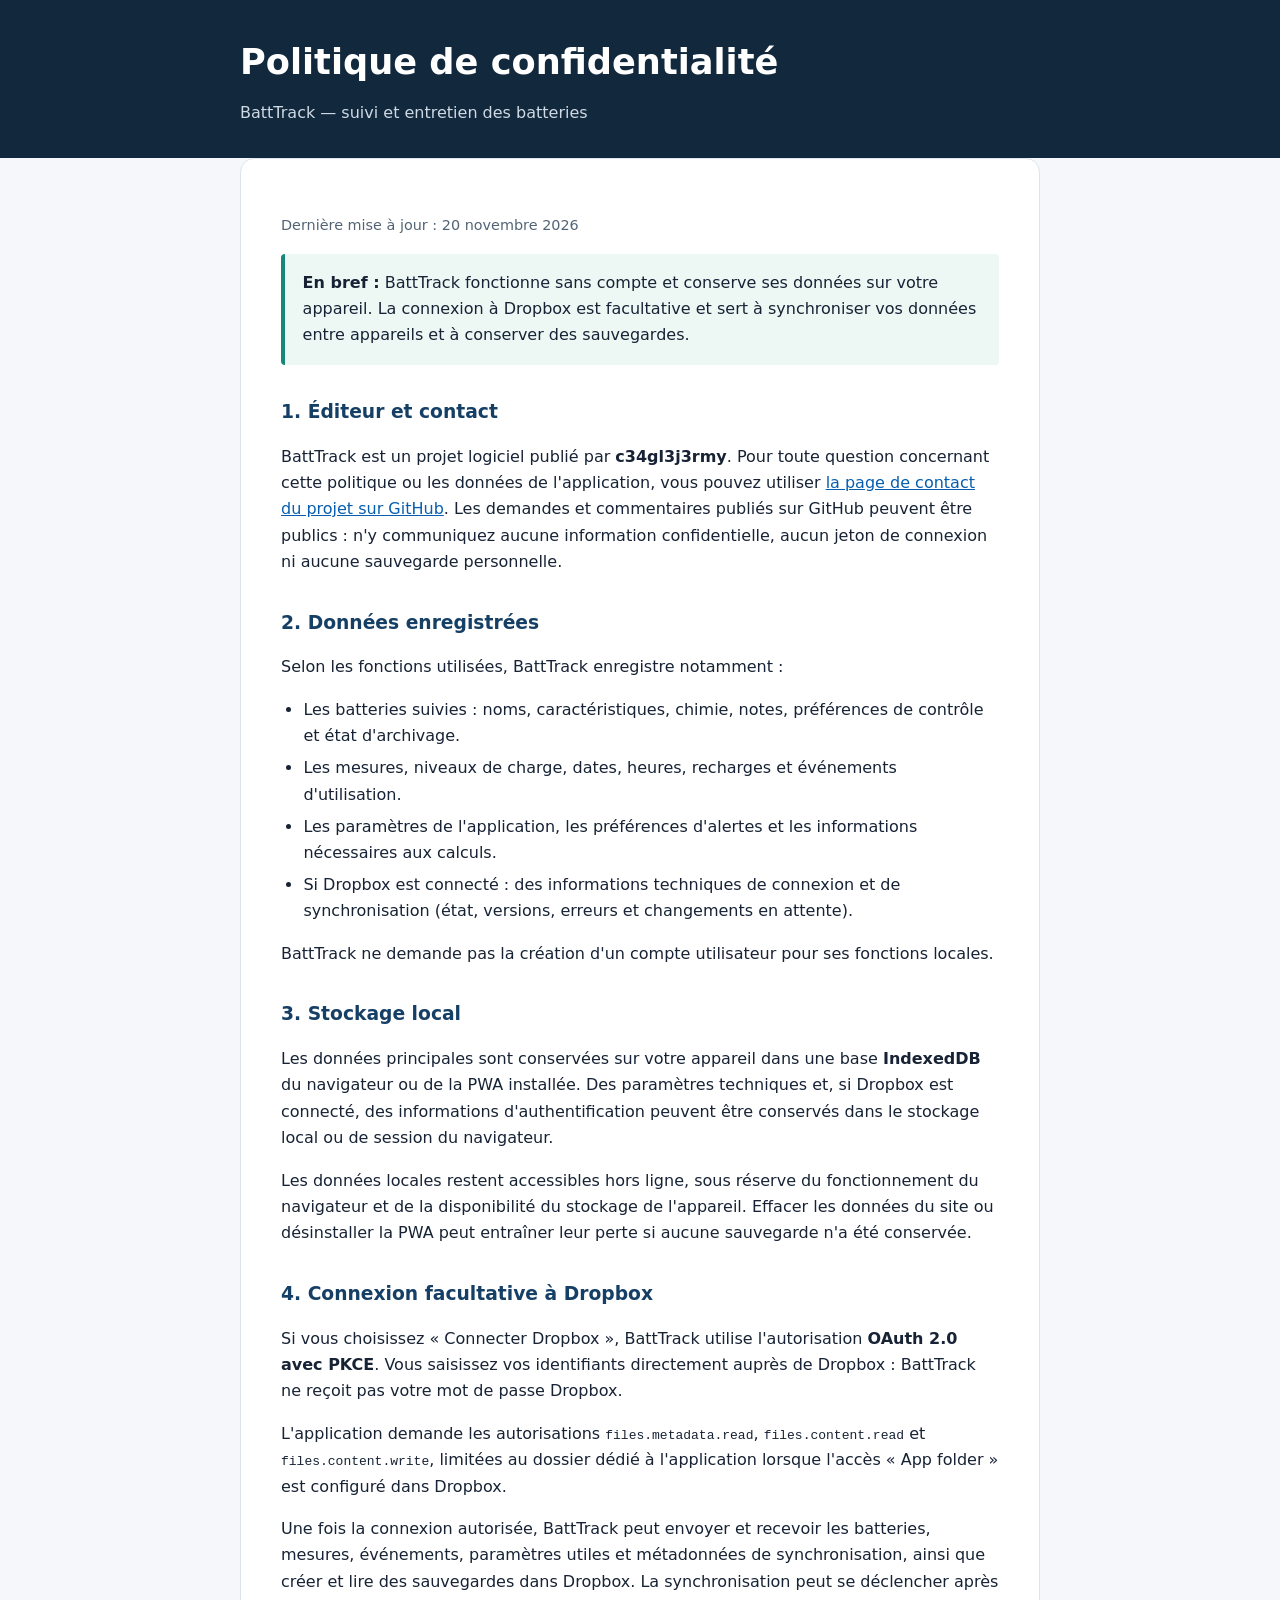
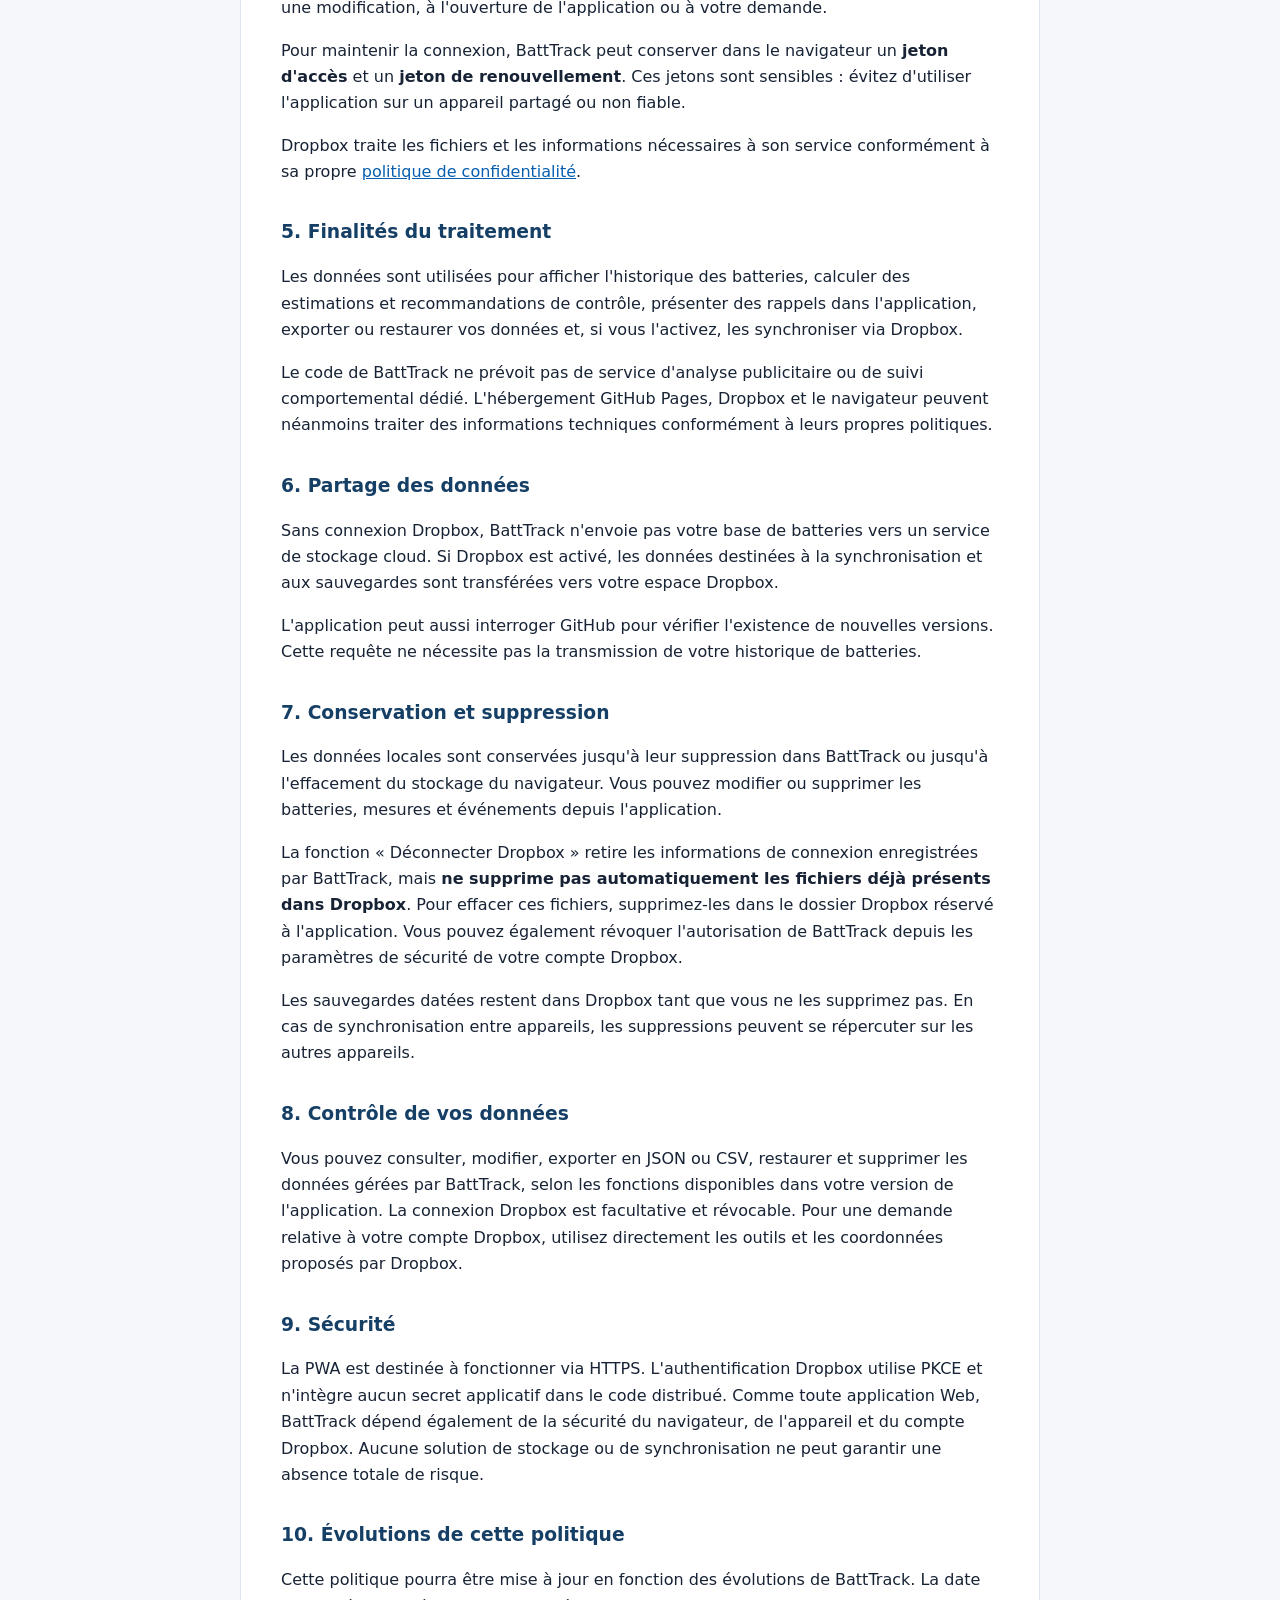
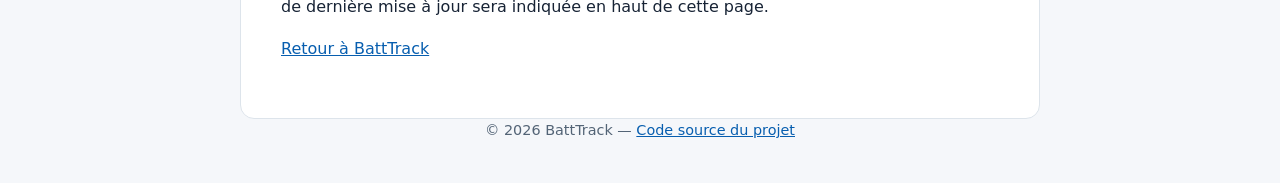
<file: privacy.html>
<!doctype html>
<html lang="fr">
<head>
  <meta charset="utf-8">
  <meta name="viewport" content="width=device-width, initial-scale=1">
  <meta name="color-scheme" content="light dark">
  <meta name="description" content="Politique de confidentialité de BattTrack, application de suivi des batteries et de synchronisation facultative avec Dropbox.">
  <title>Politique de confidentialité - BattTrack</title>
  <style>
    :root { color-scheme: light dark; font-family: system-ui, -apple-system, BlinkMacSystemFont, "Segoe UI", sans-serif; line-height: 1.65; }
    * { box-sizing: border-box; }
    body { margin: 0; color: #172335; background: #f5f7fa; }
    header { background: #12283d; color: white; padding: 2.5rem 1.2rem 2rem; }
    .wrap { max-width: 800px; margin: 0 auto; }
    header p { color: #cfdae5; margin-bottom: 0; }
    main { background: white; border: 1px solid #dde4eb; border-radius: 14px; padding: clamp(1.2rem, 4vw, 2.5rem); margin: 1.5rem auto 3rem; }
    h1 { font-size: clamp(1.65rem, 4.5vw, 2.2rem); line-height: 1.25; margin: 0; }
    h2 { font-size: 1.17rem; margin: 2rem 0 .55rem; color: #163f66; }
    p, li { max-width: 75ch; }
    ul { padding-left: 1.4rem; }
    li { margin: .35rem 0; }
    a { color: #075eaf; overflow-wrap: anywhere; }
    a:focus-visible { outline: 3px solid #f5a623; outline-offset: 3px; }
    .meta { font-size: .9rem; color: #536476; }
    .notice { padding: 1rem 1.1rem; border-left: 4px solid #168779; background: #edf8f5; border-radius: 4px; }
    footer { padding: 0 1.2rem 2.5rem; text-align: center; color: #536476; font-size: .9rem; }
    @media (prefers-color-scheme: dark) {
      body { background: #101922; color: #e6edf5; }
      header { background: #0d2236; }
      main { background: #182532; border-color: #314355; }
      h2 { color: #a8d5ff; }
      a { color: #93caff; }
      .meta, footer { color: #b3c2d1; }
      .notice { background: #18372f; border-color: #49bda5; }
    }
  </style>
</head>
<body>
  <header>
    <div class="wrap">
      <h1>Politique de confidentialité</h1>
      <p>BattTrack — suivi et entretien des batteries</p>
    </div>
  </header>
  <main class="wrap">
    <p class="meta">Dernière mise à jour : 20 novembre 2026</p>
    <p class="notice"><strong>En bref :</strong> BattTrack fonctionne sans compte et conserve ses données sur votre appareil. La connexion à Dropbox est facultative et sert à synchroniser vos données entre appareils et à conserver des sauvegardes.</p>

    <h2>1. Éditeur et contact</h2>
    <p>BattTrack est un projet logiciel publié par <strong>c34gl3j3rmy</strong>. Pour toute question concernant cette politique ou les données de l'application, vous pouvez utiliser <a href="https://github.com/c34gl3j3rmy/BattTrack/issues">la page de contact du projet sur GitHub</a>. Les demandes et commentaires publiés sur GitHub peuvent être publics : n'y communiquez aucune information confidentielle, aucun jeton de connexion ni aucune sauvegarde personnelle.</p>

    <h2>2. Données enregistrées</h2>
    <p>Selon les fonctions utilisées, BattTrack enregistre notamment :</p>
    <ul>
      <li>Les batteries suivies : noms, caractéristiques, chimie, notes, préférences de contrôle et état d'archivage.</li>
      <li>Les mesures, niveaux de charge, dates, heures, recharges et événements d'utilisation.</li>
      <li>Les paramètres de l'application, les préférences d'alertes et les informations nécessaires aux calculs.</li>
      <li>Si Dropbox est connecté : des informations techniques de connexion et de synchronisation (état, versions, erreurs et changements en attente).</li>
    </ul>
    <p>BattTrack ne demande pas la création d'un compte utilisateur pour ses fonctions locales.</p>

    <h2>3. Stockage local</h2>
    <p>Les données principales sont conservées sur votre appareil dans une base <strong>IndexedDB</strong> du navigateur ou de la PWA installée. Des paramètres techniques et, si Dropbox est connecté, des informations d'authentification peuvent être conservés dans le stockage local ou de session du navigateur.</p>
    <p>Les données locales restent accessibles hors ligne, sous réserve du fonctionnement du navigateur et de la disponibilité du stockage de l'appareil. Effacer les données du site ou désinstaller la PWA peut entraîner leur perte si aucune sauvegarde n'a été conservée.</p>

    <h2>4. Connexion facultative à Dropbox</h2>
    <p>Si vous choisissez « Connecter Dropbox », BattTrack utilise l'autorisation <strong>OAuth 2.0 avec PKCE</strong>. Vous saisissez vos identifiants directement auprès de Dropbox : BattTrack ne reçoit pas votre mot de passe Dropbox.</p>
    <p>L'application demande les autorisations <code>files.metadata.read</code>, <code>files.content.read</code> et <code>files.content.write</code>, limitées au dossier dédié à l'application lorsque l'accès « App folder » est configuré dans Dropbox.</p>
    <p>Une fois la connexion autorisée, BattTrack peut envoyer et recevoir les batteries, mesures, événements, paramètres utiles et métadonnées de synchronisation, ainsi que créer et lire des sauvegardes dans Dropbox. La synchronisation peut se déclencher après une modification, à l'ouverture de l'application ou à votre demande.</p>
    <p>Pour maintenir la connexion, BattTrack peut conserver dans le navigateur un <strong>jeton d'accès</strong> et un <strong>jeton de renouvellement</strong>. Ces jetons sont sensibles : évitez d'utiliser l'application sur un appareil partagé ou non fiable.</p>
    <p>Dropbox traite les fichiers et les informations nécessaires à son service conformément à sa propre <a href="https://www.dropbox.com/privacy">politique de confidentialité</a>.</p>

    <h2>5. Finalités du traitement</h2>
    <p>Les données sont utilisées pour afficher l'historique des batteries, calculer des estimations et recommandations de contrôle, présenter des rappels dans l'application, exporter ou restaurer vos données et, si vous l'activez, les synchroniser via Dropbox.</p>
    <p>Le code de BattTrack ne prévoit pas de service d'analyse publicitaire ou de suivi comportemental dédié. L'hébergement GitHub Pages, Dropbox et le navigateur peuvent néanmoins traiter des informations techniques conformément à leurs propres politiques.</p>

    <h2>6. Partage des données</h2>
    <p>Sans connexion Dropbox, BattTrack n'envoie pas votre base de batteries vers un service de stockage cloud. Si Dropbox est activé, les données destinées à la synchronisation et aux sauvegardes sont transférées vers votre espace Dropbox.</p>
    <p>L'application peut aussi interroger GitHub pour vérifier l'existence de nouvelles versions. Cette requête ne nécessite pas la transmission de votre historique de batteries.</p>

    <h2>7. Conservation et suppression</h2>
    <p>Les données locales sont conservées jusqu'à leur suppression dans BattTrack ou jusqu'à l'effacement du stockage du navigateur. Vous pouvez modifier ou supprimer les batteries, mesures et événements depuis l'application.</p>
    <p>La fonction « Déconnecter Dropbox » retire les informations de connexion enregistrées par BattTrack, mais <strong>ne supprime pas automatiquement les fichiers déjà présents dans Dropbox</strong>. Pour effacer ces fichiers, supprimez-les dans le dossier Dropbox réservé à l'application. Vous pouvez également révoquer l'autorisation de BattTrack depuis les paramètres de sécurité de votre compte Dropbox.</p>
    <p>Les sauvegardes datées restent dans Dropbox tant que vous ne les supprimez pas. En cas de synchronisation entre appareils, les suppressions peuvent se répercuter sur les autres appareils.</p>

    <h2>8. Contrôle de vos données</h2>
    <p>Vous pouvez consulter, modifier, exporter en JSON ou CSV, restaurer et supprimer les données gérées par BattTrack, selon les fonctions disponibles dans votre version de l'application. La connexion Dropbox est facultative et révocable. Pour une demande relative à votre compte Dropbox, utilisez directement les outils et les coordonnées proposés par Dropbox.</p>

    <h2>9. Sécurité</h2>
    <p>La PWA est destinée à fonctionner via HTTPS. L'authentification Dropbox utilise PKCE et n'intègre aucun secret applicatif dans le code distribué. Comme toute application Web, BattTrack dépend également de la sécurité du navigateur, de l'appareil et du compte Dropbox. Aucune solution de stockage ou de synchronisation ne peut garantir une absence totale de risque.</p>

    <h2>10. Évolutions de cette politique</h2>
    <p>Cette politique pourra être mise à jour en fonction des évolutions de BattTrack. La date de dernière mise à jour sera indiquée en haut de cette page.</p>

    <p><a href="./">Retour à BattTrack</a></p>
  </main>
  <footer>© 2026 BattTrack — <a href="https://github.com/c34gl3j3rmy/BattTrack">Code source du projet</a></footer>
</body>
</html>
</file>
